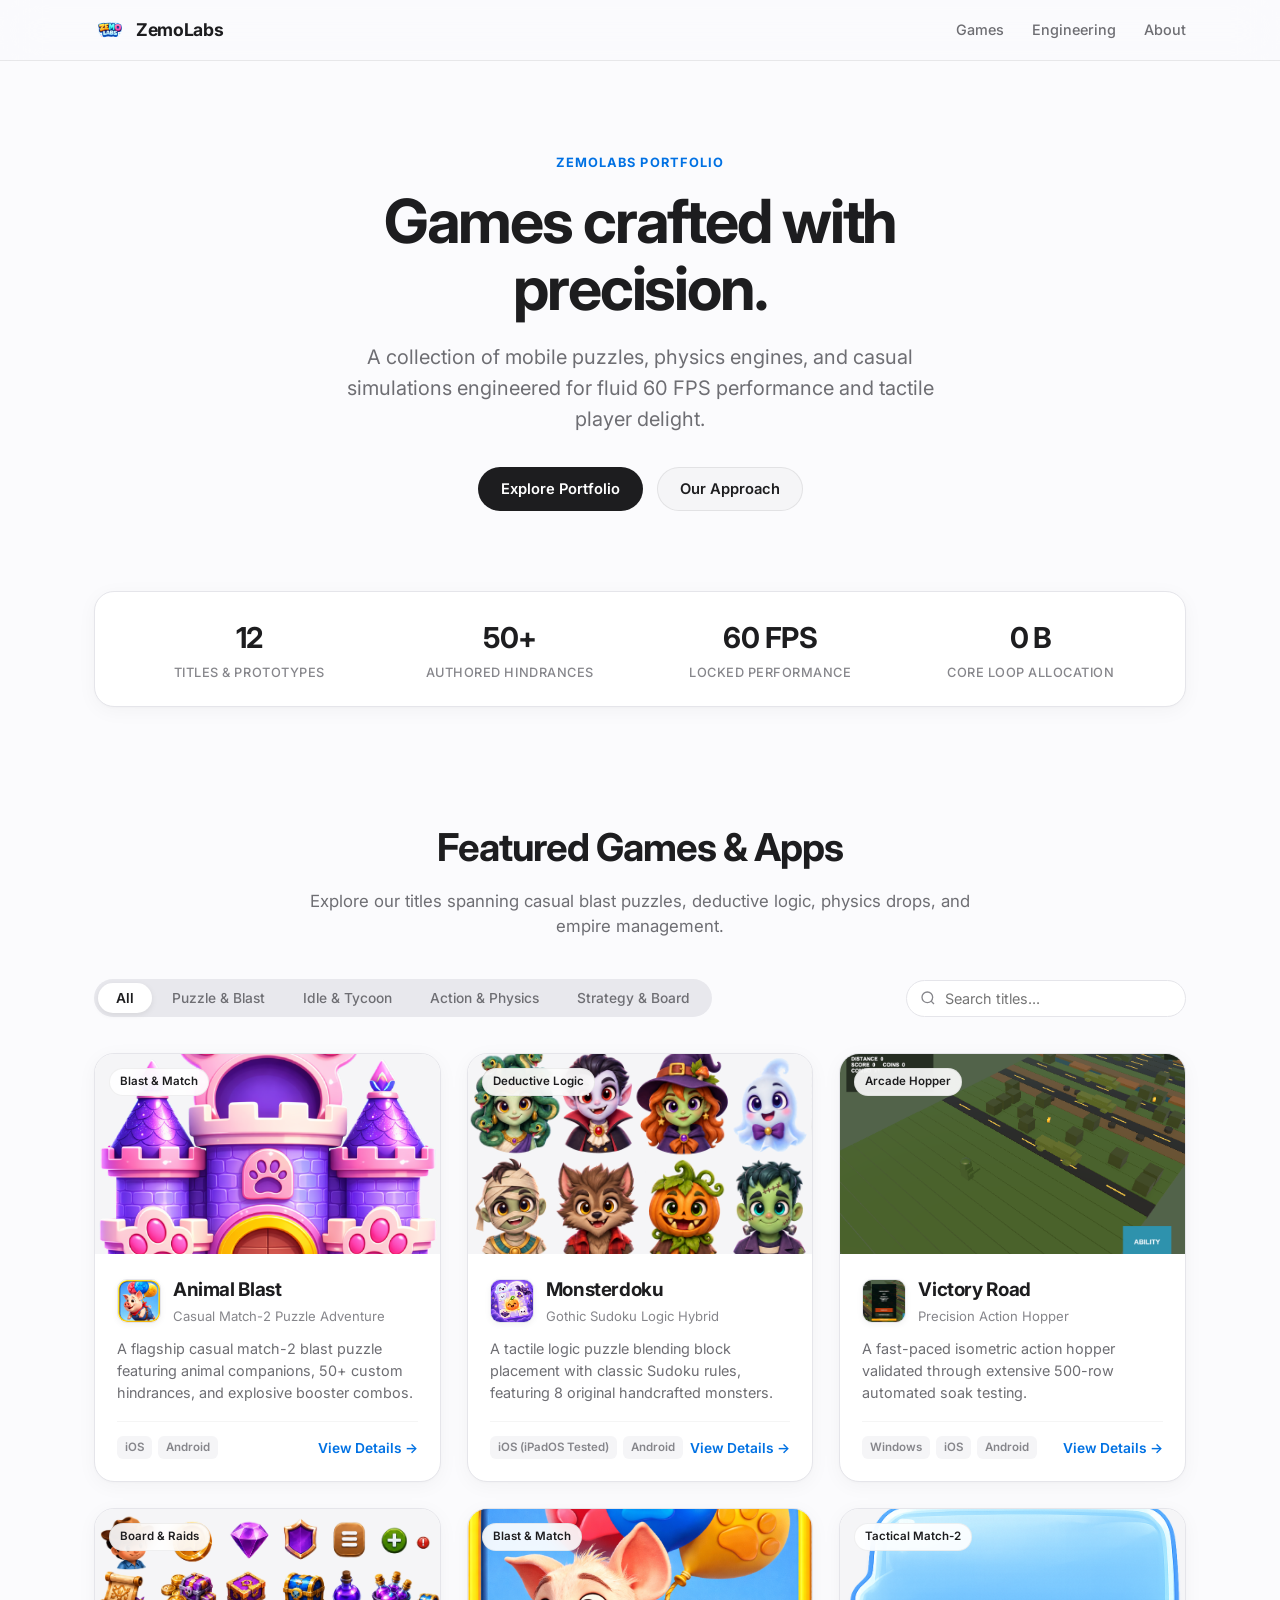
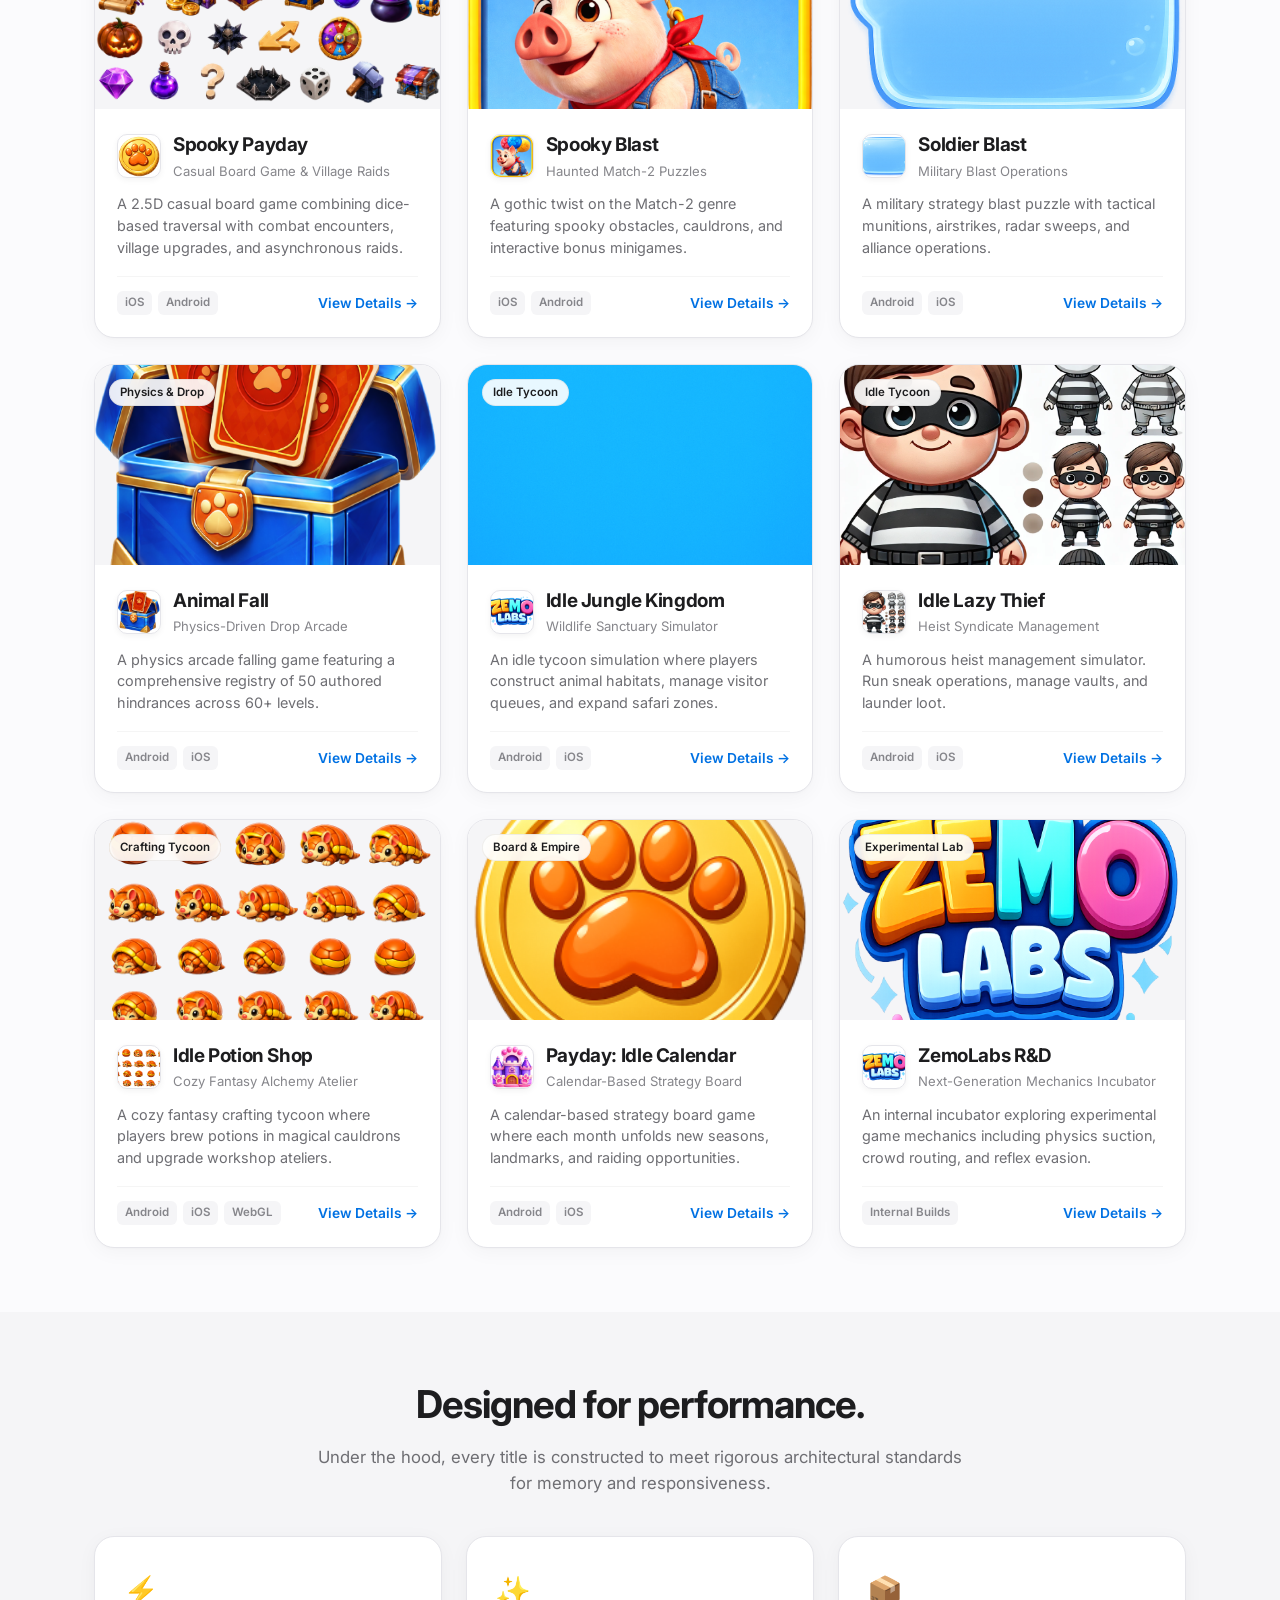
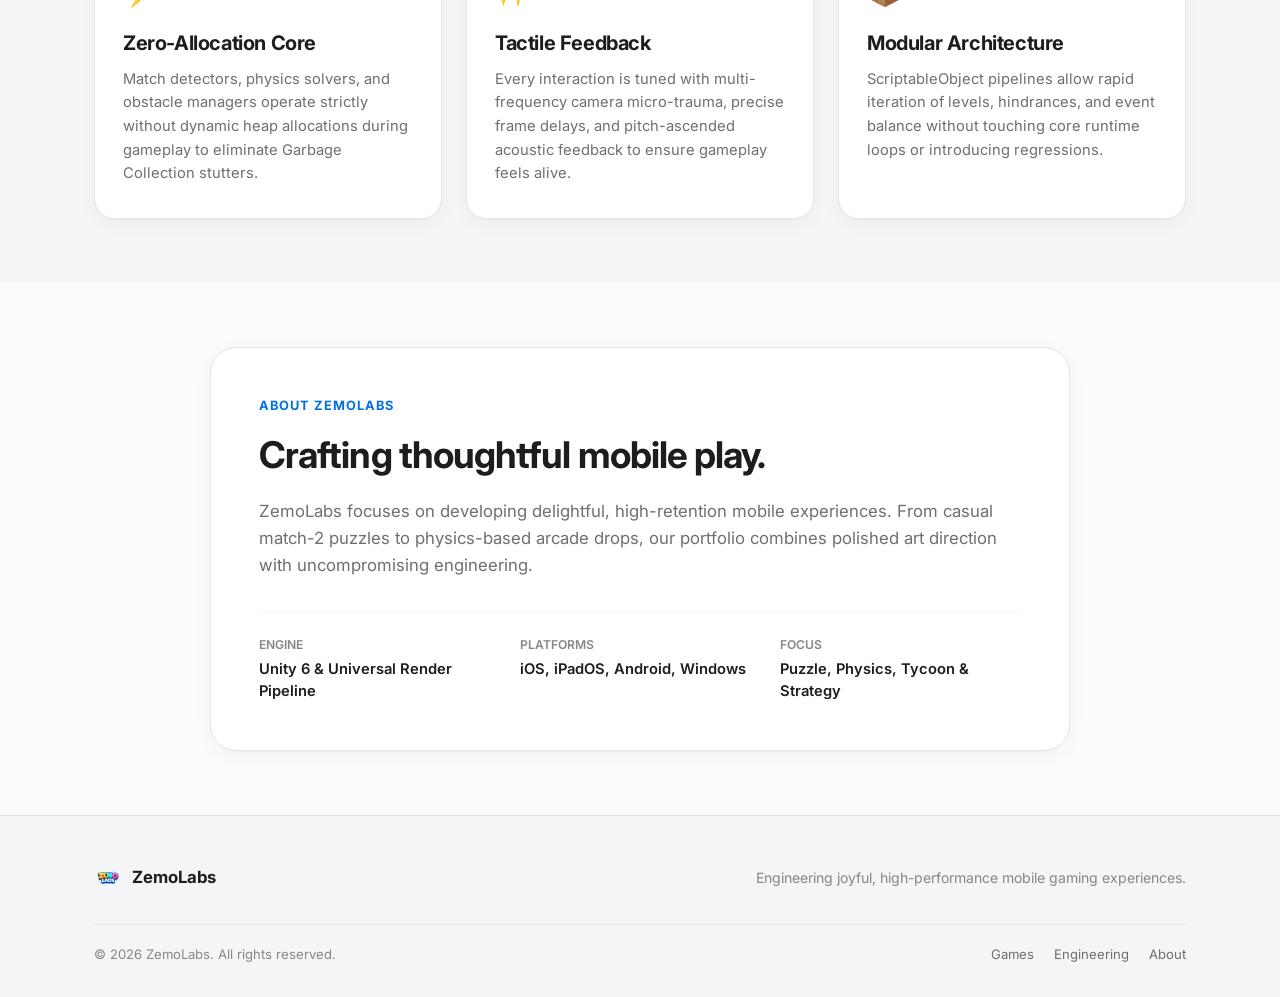
<file: index.html>
<!DOCTYPE html>
<html lang="en">
<head>
  <meta charset="UTF-8">
  <meta name="viewport" content="width=device-width, initial-scale=1.0">
  <title>ZemoLabs — Games Crafted with Precision</title>
  <meta name="description" content="Discover mobile games, physics puzzles, and idle simulations developed by ZemoLabs. Engineered with Unity 6 for peak performance and player delight.">
  <meta name="google-site-verification" content="google216d497af4de348e">
  <link rel="preconnect" href="https://fonts.googleapis.com">
  <link rel="preconnect" href="https://fonts.gstatic.com" crossorigin>
  <link href="https://fonts.googleapis.com/css2?family=Inter:wght@300;400;500;600;700;800&display=swap" rel="stylesheet">
  <link rel="stylesheet" href="styles.css">
  <link rel="icon" type="image/png" href="assets/company_logo.png">
</head>
<body>
  <!-- Navigation Header (Apple Style) -->
  <header class="navbar" id="navbar">
    <div class="nav-container">
      <a href="#" class="brand-link">
        <img src="assets/company_logo.png" alt="ZemoLabs" class="brand-logo" onerror="this.src='assets/animal_blast_logo.png'">
        <span class="brand-name">ZemoLabs</span>
      </a>

      <nav class="nav-links">
        <a href="#games" class="nav-item">Games</a>
        <a href="#philosophy" class="nav-item">Engineering</a>
        <a href="#about" class="nav-item">About</a>
      </nav>
    </div>
  </header>

  <main>
    <!-- Hero Section (Apple Minimalism) -->
    <section class="hero-section">
      <div class="container hero-container">
        <div class="hero-eyebrow">ZemoLabs Portfolio</div>
        <h1 class="hero-title">Games crafted with precision.</h1>
        <p class="hero-subtitle">
          A collection of mobile puzzles, physics engines, and casual simulations engineered for fluid 60&nbsp;FPS performance and tactile player delight.
        </p>
        <div class="hero-cta-wrap">
          <a href="#games" class="btn btn-primary">Explore Portfolio</a>
          <a href="#philosophy" class="btn btn-secondary">Our Approach</a>
        </div>
      </div>
    </section>

    <!-- Highlights Bar -->
    <section class="highlights-section">
      <div class="container">
        <div class="highlights-grid">
          <div class="highlight-item">
            <span class="highlight-number">12</span>
            <span class="highlight-label">Titles & Prototypes</span>
          </div>
          <div class="highlight-item">
            <span class="highlight-number">50+</span>
            <span class="highlight-label">Authored Hindrances</span>
          </div>
          <div class="highlight-item">
            <span class="highlight-number">60 FPS</span>
            <span class="highlight-label">Locked Performance</span>
          </div>
          <div class="highlight-item">
            <span class="highlight-number">0 B</span>
            <span class="highlight-label">Core Loop Allocation</span>
          </div>
        </div>
      </div>
    </section>

    <!-- Games Portfolio Section -->
    <section class="section games-section" id="games">
      <div class="container">
        <div class="section-header">
          <h2 class="section-title">Featured Games & Apps</h2>
          <p class="section-description">
            Explore our titles spanning casual blast puzzles, deductive logic, physics drops, and empire management.
          </p>
        </div>

        <!-- Controls: Apple Segmented Pill & Search -->
        <div class="catalog-toolbar">
          <div class="segmented-control" id="category-tabs">
            <button class="segment-btn active" data-category="all">All</button>
            <button class="segment-btn" data-category="puzzle">Puzzle & Blast</button>
            <button class="segment-btn" data-category="idle">Idle & Tycoon</button>
            <button class="segment-btn" data-category="action">Action & Physics</button>
            <button class="segment-btn" data-category="strategy">Strategy & Board</button>
          </div>

          <div class="search-wrapper">
            <svg class="search-icon" width="16" height="16" viewBox="0 0 24 24" fill="none" stroke="currentColor" stroke-width="2">
              <circle cx="11" cy="11" r="8"></circle>
              <line x1="21" y1="21" x2="16.65" y2="16.65"></line>
            </svg>
            <input type="text" id="game-search" placeholder="Search titles..." autocomplete="off">
          </div>
        </div>

        <!-- Games Grid (Injected by app.js) -->
        <div class="games-grid" id="games-grid">
          <!-- Populated by JavaScript -->
        </div>
      </div>
    </section>

    <!-- Engineering Philosophy Section (Apple Feature Grid) -->
    <section class="section philosophy-section" id="philosophy">
      <div class="container">
        <div class="section-header">
          <h2 class="section-title">Designed for performance.</h2>
          <p class="section-description">
            Under the hood, every title is constructed to meet rigorous architectural standards for memory and responsiveness.
          </p>
        </div>

        <div class="philosophy-grid">
          <div class="philosophy-card">
            <div class="philosophy-icon">⚡</div>
            <h3>Zero-Allocation Core</h3>
            <p>
              Match detectors, physics solvers, and obstacle managers operate strictly without dynamic heap allocations during gameplay to eliminate Garbage Collection stutters.
            </p>
          </div>

          <div class="philosophy-card">
            <div class="philosophy-icon">✨</div>
            <h3>Tactile Feedback</h3>
            <p>
              Every interaction is tuned with multi-frequency camera micro-trauma, precise frame delays, and pitch-ascended acoustic feedback to ensure gameplay feels alive.
            </p>
          </div>

          <div class="philosophy-card">
            <div class="philosophy-icon">📦</div>
            <h3>Modular Architecture</h3>
            <p>
              ScriptableObject pipelines allow rapid iteration of levels, hindrances, and event balance without touching core runtime loops or introducing regressions.
            </p>
          </div>
        </div>
      </div>
    </section>

    <!-- About Section -->
    <section class="section about-section" id="about">
      <div class="container">
        <div class="about-card">
          <span class="about-label">About ZemoLabs</span>
          <h2 class="about-title">Crafting thoughtful mobile play.</h2>
          <p class="about-text">
            ZemoLabs focuses on developing delightful, high-retention mobile experiences. From casual match-2 puzzles to physics-based arcade drops, our portfolio combines polished art direction with uncompromising engineering.
          </p>
          <div class="about-specs">
            <div class="spec-item">
              <span class="spec-label">Engine</span>
              <span class="spec-value">Unity 6 & Universal Render Pipeline</span>
            </div>
            <div class="spec-item">
              <span class="spec-label">Platforms</span>
              <span class="spec-value">iOS, iPadOS, Android, Windows</span>
            </div>
            <div class="spec-item">
              <span class="spec-label">Focus</span>
              <span class="spec-value">Puzzle, Physics, Tycoon & Strategy</span>
            </div>
          </div>
        </div>
      </div>
    </section>
  </main>

  <!-- Game Details Modal (Apple Sheet Style) -->
  <div class="modal-overlay" id="game-modal" aria-hidden="true" role="dialog">
    <div class="modal-sheet">
      <button class="modal-close-btn" id="modal-close" aria-label="Close dialog">&times;</button>
      <div class="modal-body" id="modal-content">
        <!-- Content injected dynamically -->
      </div>
    </div>
  </div>

  <!-- Footer (Apple Style Minimal) -->
  <footer class="footer">
    <div class="container footer-container">
      <div class="footer-top">
        <div class="footer-brand">
          <img src="assets/company_logo.png" alt="ZemoLabs" class="footer-logo" onerror="this.src='assets/animal_blast_logo.png'">
          <span class="footer-name">ZemoLabs</span>
        </div>
        <p class="footer-tagline">
          Engineering joyful, high-performance mobile gaming experiences.
        </p>
      </div>

      <div class="footer-bottom">
        <p class="copyright">&copy; 2026 ZemoLabs. All rights reserved.</p>
        <div class="footer-links">
          <a href="#games">Games</a>
          <a href="#philosophy">Engineering</a>
          <a href="#about">About</a>
        </div>
      </div>
    </div>
  </footer>

  <script src="app.js"></script>
</body>
</html>
</file>
<file: styles.css>
/* ==========================================================================
   ZemoLabs Studio — Apple Style Minimal Light Theme
   Clean, Elegant, Spacious, and High-Performance
   ========================================================================== */

:root {
  --bg-body: #fbfbfd;
  --bg-card: #ffffff;
  --bg-secondary: #f5f5f7;
  --bg-hover: #f0f0f2;
  --bg-segmented: #e8e8ed;

  --text-primary: #1d1d1f;
  --text-secondary: #6e6e73;
  --text-tertiary: #86868b;
  --text-link: #0071e3;
  --text-link-hover: #0077ed;

  --accent-blue: #0071e3;
  --accent-blue-tint: rgba(0, 113, 227, 0.08);

  --border-subtle: rgba(0, 0, 0, 0.08);
  --border-card: #e5e5ea;
  --border-light: rgba(0, 0, 0, 0.04);

  --font-family: 'Inter', -apple-system, BlinkMacSystemFont, 'SF Pro Text', 'SF Pro Icons', 'Helvetica Neue', Helvetica, Arial, sans-serif;

  --radius-xs: 6px;
  --radius-sm: 10px;
  --radius-md: 14px;
  --radius-lg: 20px;
  --radius-xl: 26px;
  --radius-pill: 980px;

  --shadow-card: 0 4px 20px rgba(0, 0, 0, 0.04), 0 1px 3px rgba(0, 0, 0, 0.02);
  --shadow-card-hover: 0 14px 34px rgba(0, 0, 0, 0.08), 0 2px 6px rgba(0, 0, 0, 0.03);
  --shadow-modal: 0 30px 80px rgba(0, 0, 0, 0.18), 0 4px 16px rgba(0, 0, 0, 0.06);

  --transition: all 0.22s cubic-bezier(0.16, 1, 0.3, 1);
}

/* Reset */
*, *::before, *::after {
  box-sizing: border-box;
  margin: 0;
  padding: 0;
}

html {
  scroll-behavior: smooth;
  font-size: 16px;
  background-color: var(--bg-body);
}

body {
  font-family: var(--font-family);
  background-color: var(--bg-body);
  color: var(--text-primary);
  line-height: 1.5;
  -webkit-font-smoothing: antialiased;
  -moz-osx-font-smoothing: grayscale;
  overflow-x: hidden;
}

.container {
  width: 100%;
  max-width: 1140px;
  margin: 0 auto;
  padding: 0 24px;
}

/* ==========================================================================
   Navigation Bar (Apple Style Frosted Glass)
   ========================================================================== */
.navbar {
  position: sticky;
  top: 0;
  z-index: 100;
  background: rgba(251, 251, 253, 0.8);
  backdrop-filter: saturate(180%) blur(20px);
  -webkit-backdrop-filter: saturate(180%) blur(20px);
  border-bottom: 1px solid var(--border-subtle);
  transition: var(--transition);
}

.nav-container {
  display: flex;
  align-items: center;
  justify-content: space-between;
  height: 60px;
  max-width: 1140px;
  margin: 0 auto;
  padding: 0 24px;
}

.brand-link {
  display: flex;
  align-items: center;
  gap: 10px;
  text-decoration: none;
  color: var(--text-primary);
}

.brand-logo {
  width: 32px;
  height: 32px;
  border-radius: 8px;
  object-fit: contain;
}

.brand-name {
  font-size: 1.1rem;
  font-weight: 700;
  letter-spacing: -0.02em;
  color: var(--text-primary);
}

.nav-links {
  display: flex;
  align-items: center;
  gap: 28px;
}

.nav-item {
  text-decoration: none;
  color: var(--text-secondary);
  font-size: 0.9rem;
  font-weight: 500;
  transition: color 0.15s ease;
}

.nav-item:hover {
  color: var(--text-primary);
}

/* ==========================================================================
   Hero Section
   ========================================================================== */
.hero-section {
  padding: 88px 0 64px;
  text-align: center;
}

.hero-container {
  max-width: 780px;
}

.hero-eyebrow {
  display: inline-block;
  font-size: 0.8rem;
  font-weight: 700;
  letter-spacing: 0.08em;
  text-transform: uppercase;
  color: var(--accent-blue);
  margin-bottom: 16px;
}

.hero-title {
  font-size: clamp(2.4rem, 5.5vw, 3.8rem);
  font-weight: 700;
  letter-spacing: -0.035em;
  color: var(--text-primary);
  line-height: 1.1;
  margin-bottom: 20px;
}

.hero-subtitle {
  font-size: clamp(1.05rem, 2vw, 1.25rem);
  color: var(--text-secondary);
  font-weight: 400;
  line-height: 1.55;
  margin: 0 auto 32px;
  max-width: 640px;
}

.hero-cta-wrap {
  display: flex;
  align-items: center;
  justify-content: center;
  gap: 14px;
}

.btn {
  display: inline-flex;
  align-items: center;
  justify-content: center;
  padding: 10px 22px;
  font-size: 0.92rem;
  font-weight: 600;
  border-radius: var(--radius-pill);
  text-decoration: none;
  cursor: pointer;
  border: 1px solid transparent;
  transition: var(--transition);
}

.btn-primary {
  background-color: var(--text-primary);
  color: #ffffff;
}

.btn-primary:hover {
  background-color: #333336;
  transform: translateY(-1px);
}

.btn-secondary {
  background-color: var(--bg-secondary);
  color: var(--text-primary);
  border-color: var(--border-subtle);
}

.btn-secondary:hover {
  background-color: var(--bg-hover);
  transform: translateY(-1px);
}

/* ==========================================================================
   Highlights Bar
   ========================================================================== */
.highlights-section {
  padding: 16px 0 48px;
}

.highlights-grid {
  display: grid;
  grid-template-columns: repeat(4, 1fr);
  gap: 16px;
  background: var(--bg-card);
  border: 1px solid var(--border-card);
  border-radius: var(--radius-lg);
  padding: 24px 32px;
  box-shadow: var(--shadow-card);
}

.highlight-item {
  display: flex;
  flex-direction: column;
  align-items: center;
  text-align: center;
}

.highlight-number {
  font-size: 1.8rem;
  font-weight: 700;
  color: var(--text-primary);
  letter-spacing: -0.02em;
  margin-bottom: 4px;
}

.highlight-label {
  font-size: 0.8rem;
  font-weight: 500;
  color: var(--text-tertiary);
  text-transform: uppercase;
  letter-spacing: 0.04em;
}

/* ==========================================================================
   Section Headers
   ========================================================================== */
.section {
  padding: 64px 0;
}

.section-header {
  text-align: center;
  max-width: 660px;
  margin: 0 auto 40px;
}

.section-title {
  font-size: clamp(1.8rem, 3.5vw, 2.4rem);
  font-weight: 700;
  letter-spacing: -0.025em;
  color: var(--text-primary);
  margin-bottom: 12px;
}

.section-description {
  font-size: 1.05rem;
  color: var(--text-secondary);
  line-height: 1.5;
}

/* ==========================================================================
   Catalog Controls (Segmented Control + Search)
   ========================================================================== */
.catalog-toolbar {
  display: flex;
  align-items: center;
  justify-content: space-between;
  gap: 16px;
  margin-bottom: 36px;
  flex-wrap: wrap;
}

.segmented-control {
  display: inline-flex;
  background: var(--bg-segmented);
  padding: 4px;
  border-radius: var(--radius-pill);
  gap: 2px;
}

.segment-btn {
  background: transparent;
  border: none;
  font-family: inherit;
  font-size: 0.86rem;
  font-weight: 500;
  color: var(--text-secondary);
  padding: 7px 18px;
  border-radius: var(--radius-pill);
  cursor: pointer;
  transition: var(--transition);
}

.segment-btn:hover {
  color: var(--text-primary);
}

.segment-btn.active {
  background: #ffffff;
  color: var(--text-primary);
  font-weight: 600;
  box-shadow: 0 2px 6px rgba(0, 0, 0, 0.08);
}

.search-wrapper {
  position: relative;
  min-width: 240px;
}

.search-icon {
  position: absolute;
  left: 14px;
  top: 50%;
  transform: translateY(-50%);
  color: var(--text-tertiary);
  pointer-events: none;
}

.search-wrapper input {
  width: 100%;
  padding: 9px 16px 9px 38px;
  font-size: 0.9rem;
  font-family: inherit;
  color: var(--text-primary);
  background: #ffffff;
  border: 1px solid var(--border-card);
  border-radius: var(--radius-pill);
  outline: none;
  transition: border-color 0.15s ease, box-shadow 0.15s ease;
}

.search-wrapper input:focus {
  border-color: var(--accent-blue);
  box-shadow: 0 0 0 3px var(--accent-blue-tint);
}

/* ==========================================================================
   Games Grid & Cards (Apple Product Card Style)
   ========================================================================== */
.games-grid {
  display: grid;
  grid-template-columns: repeat(auto-fill, minmax(330px, 1fr));
  gap: 26px;
}

.game-card {
  background: var(--bg-card);
  border: 1px solid var(--border-card);
  border-radius: var(--radius-lg);
  overflow: hidden;
  box-shadow: var(--shadow-card);
  display: flex;
  flex-direction: column;
  transition: var(--transition);
  cursor: pointer;
}

.game-card:hover {
  transform: translateY(-4px);
  box-shadow: var(--shadow-card-hover);
  border-color: rgba(0, 0, 0, 0.12);
}

.card-media {
  height: 200px;
  background: var(--bg-secondary);
  position: relative;
  overflow: hidden;
  display: flex;
  align-items: center;
  justify-content: center;
}

.card-media img {
  width: 100%;
  height: 100%;
  object-fit: cover;
  transition: transform 0.35s ease;
}

.game-card:hover .card-media img {
  transform: scale(1.03);
}

.card-media-fallback {
  font-size: 3.5rem;
}

.card-category-tag {
  position: absolute;
  top: 14px;
  left: 14px;
  background: rgba(255, 255, 255, 0.9);
  backdrop-filter: blur(8px);
  color: var(--text-primary);
  font-size: 0.72rem;
  font-weight: 600;
  padding: 4px 10px;
  border-radius: var(--radius-pill);
  border: 1px solid rgba(0, 0, 0, 0.06);
}

.card-body {
  padding: 22px;
  display: flex;
  flex-direction: column;
  flex: 1;
}

.card-header-row {
  display: flex;
  align-items: center;
  gap: 12px;
  margin-bottom: 12px;
}

.card-icon {
  width: 44px;
  height: 44px;
  border-radius: 10px;
  object-fit: cover;
  border: 1px solid var(--border-card);
  box-shadow: 0 2px 6px rgba(0, 0, 0, 0.05);
  flex-shrink: 0;
}

.card-title-group {
  flex: 1;
  min-width: 0;
}

.card-title {
  font-size: 1.18rem;
  font-weight: 700;
  letter-spacing: -0.02em;
  color: var(--text-primary);
  margin-bottom: 2px;
}

.card-tagline {
  font-size: 0.82rem;
  color: var(--text-tertiary);
  white-space: nowrap;
  overflow: hidden;
  text-overflow: ellipsis;
}

.card-description {
  font-size: 0.9rem;
  color: var(--text-secondary);
  line-height: 1.5;
  margin-bottom: 18px;
  flex: 1;
}

.card-footer {
  display: flex;
  align-items: center;
  justify-content: space-between;
  padding-top: 14px;
  border-top: 1px solid var(--border-light);
  margin-top: auto;
}

.platform-pills {
  display: flex;
  gap: 6px;
}

.platform-pill {
  font-size: 0.72rem;
  font-weight: 600;
  color: var(--text-tertiary);
  background: var(--bg-secondary);
  padding: 3px 8px;
  border-radius: var(--radius-xs);
}

.card-link {
  font-size: 0.86rem;
  font-weight: 600;
  color: var(--text-link);
  display: inline-flex;
  align-items: center;
  gap: 4px;
  transition: color 0.15s ease;
}

.game-card:hover .card-link {
  color: var(--text-link-hover);
}

/* Empty state */
.no-results {
  grid-column: 1 / -1;
  text-align: center;
  padding: 60px 20px;
  color: var(--text-secondary);
}

/* ==========================================================================
   Engineering Philosophy (Apple 3-Column Feature Cards)
   ========================================================================== */
.philosophy-section {
  background: var(--bg-secondary);
}

.philosophy-grid {
  display: grid;
  grid-template-columns: repeat(3, 1fr);
  gap: 24px;
}

.philosophy-card {
  background: var(--bg-card);
  border: 1px solid var(--border-card);
  border-radius: var(--radius-lg);
  padding: 32px 28px;
  box-shadow: var(--shadow-card);
  transition: var(--transition);
}

.philosophy-card:hover {
  transform: translateY(-2px);
  box-shadow: var(--shadow-card-hover);
}

.philosophy-icon {
  font-size: 1.8rem;
  margin-bottom: 16px;
}

.philosophy-card h3 {
  font-size: 1.25rem;
  font-weight: 700;
  letter-spacing: -0.02em;
  margin-bottom: 10px;
  color: var(--text-primary);
}

.philosophy-card p {
  font-size: 0.92rem;
  color: var(--text-secondary);
  line-height: 1.6;
}

/* ==========================================================================
   About Section
   ========================================================================== */
.about-card {
  background: var(--bg-card);
  border: 1px solid var(--border-card);
  border-radius: var(--radius-xl);
  padding: 48px;
  box-shadow: var(--shadow-card);
  max-width: 860px;
  margin: 0 auto;
}

.about-label {
  font-size: 0.8rem;
  font-weight: 700;
  text-transform: uppercase;
  letter-spacing: 0.08em;
  color: var(--accent-blue);
  display: block;
  margin-bottom: 12px;
}

.about-title {
  font-size: clamp(1.8rem, 3vw, 2.3rem);
  font-weight: 700;
  letter-spacing: -0.025em;
  margin-bottom: 16px;
  color: var(--text-primary);
}

.about-text {
  font-size: 1.05rem;
  color: var(--text-secondary);
  line-height: 1.6;
  margin-bottom: 32px;
}

.about-specs {
  display: grid;
  grid-template-columns: repeat(3, 1fr);
  gap: 20px;
  padding-top: 24px;
  border-top: 1px solid var(--border-light);
}

.spec-item {
  display: flex;
  flex-direction: column;
}

.spec-label {
  font-size: 0.76rem;
  font-weight: 600;
  text-transform: uppercase;
  color: var(--text-tertiary);
  margin-bottom: 4px;
}

.spec-value {
  font-size: 0.92rem;
  font-weight: 600;
  color: var(--text-primary);
}

/* ==========================================================================
   Modal (Apple Sheet Style)
   ========================================================================== */
.modal-overlay {
  position: fixed;
  top: 0;
  left: 0;
  width: 100vw;
  height: 100vh;
  background: rgba(0, 0, 0, 0.45);
  backdrop-filter: blur(12px);
  -webkit-backdrop-filter: blur(12px);
  z-index: 1000;
  display: none;
  align-items: center;
  justify-content: center;
  padding: 24px;
  opacity: 0;
  transition: opacity 0.2s ease;
}

.modal-overlay.open {
  display: flex;
  opacity: 1;
}

.modal-sheet {
  background: #ffffff;
  border-radius: var(--radius-xl);
  max-width: 720px;
  width: 100%;
  max-height: 88vh;
  overflow-y: auto;
  position: relative;
  box-shadow: var(--shadow-modal);
  border: 1px solid var(--border-card);
  animation: sheet-in 0.28s cubic-bezier(0.16, 1, 0.3, 1);
}

@keyframes sheet-in {
  0% { transform: translateY(20px) scale(0.97); }
  100% { transform: translateY(0) scale(1); }
}

.modal-close-btn {
  position: absolute;
  top: 20px;
  right: 20px;
  width: 32px;
  height: 32px;
  border-radius: 50%;
  background: var(--bg-secondary);
  border: none;
  font-size: 1.3rem;
  color: var(--text-secondary);
  cursor: pointer;
  display: flex;
  align-items: center;
  justify-content: center;
  transition: var(--transition);
  z-index: 10;
}

.modal-close-btn:hover {
  background: var(--bg-hover);
  color: var(--text-primary);
}

.modal-body {
  padding: 36px;
}

.modal-banner {
  height: 220px;
  border-radius: var(--radius-md);
  overflow: hidden;
  background: var(--bg-secondary);
  margin-bottom: 24px;
}

.modal-banner img {
  width: 100%;
  height: 100%;
  object-fit: cover;
}

.modal-header-row {
  display: flex;
  align-items: center;
  gap: 16px;
  margin-bottom: 18px;
}

.modal-header-icon {
  width: 56px;
  height: 56px;
  border-radius: 12px;
  object-fit: cover;
  border: 1px solid var(--border-card);
}

.modal-title {
  font-size: 1.6rem;
  font-weight: 700;
  letter-spacing: -0.02em;
  color: var(--text-primary);
}

.modal-tagline {
  font-size: 0.95rem;
  color: var(--text-secondary);
}

.modal-meta-grid {
  display: grid;
  grid-template-columns: repeat(3, 1fr);
  gap: 12px;
  background: var(--bg-secondary);
  padding: 16px;
  border-radius: var(--radius-md);
  margin-bottom: 24px;
}

.modal-meta-item span:first-child {
  font-size: 0.72rem;
  font-weight: 600;
  text-transform: uppercase;
  color: var(--text-tertiary);
  display: block;
  margin-bottom: 2px;
}

.modal-meta-item span:last-child {
  font-size: 0.9rem;
  font-weight: 600;
  color: var(--text-primary);
}

.modal-section-heading {
  font-size: 1.05rem;
  font-weight: 700;
  color: var(--text-primary);
  margin-bottom: 10px;
}

.modal-paragraph {
  font-size: 0.95rem;
  color: var(--text-secondary);
  line-height: 1.6;
  margin-bottom: 24px;
}

.modal-features {
  list-style: none;
  display: flex;
  flex-direction: column;
  gap: 10px;
  margin-bottom: 28px;
}

.modal-features li {
  font-size: 0.92rem;
  color: var(--text-primary);
  padding-left: 22px;
  position: relative;
  line-height: 1.5;
}

.modal-features li::before {
  content: "•";
  position: absolute;
  left: 6px;
  color: var(--accent-blue);
  font-size: 1.1rem;
}

/* ==========================================================================
   Footer (Apple Minimal)
   ========================================================================== */
.footer {
  background: #f5f5f7;
  border-top: 1px solid var(--border-subtle);
  padding: 48px 0 32px;
}

.footer-top {
  display: flex;
  align-items: center;
  justify-content: space-between;
  margin-bottom: 32px;
  flex-wrap: wrap;
  gap: 16px;
}

.footer-brand {
  display: flex;
  align-items: center;
  gap: 10px;
}

.footer-logo {
  width: 28px;
  height: 28px;
  border-radius: 6px;
  object-fit: contain;
}

.footer-name {
  font-size: 1.05rem;
  font-weight: 700;
  color: var(--text-primary);
}

.footer-tagline {
  font-size: 0.88rem;
  color: var(--text-tertiary);
}

.footer-bottom {
  display: flex;
  align-items: center;
  justify-content: space-between;
  padding-top: 20px;
  border-top: 1px solid rgba(0, 0, 0, 0.06);
  font-size: 0.82rem;
  color: var(--text-tertiary);
  flex-wrap: wrap;
  gap: 12px;
}

.footer-links {
  display: flex;
  gap: 20px;
}

.footer-links a {
  color: var(--text-secondary);
  text-decoration: none;
  transition: color 0.15s ease;
}

.footer-links a:hover {
  color: var(--text-primary);
}

/* ==========================================================================
   Responsive
   ========================================================================== */
@media (max-width: 900px) {
  .highlights-grid {
    grid-template-columns: repeat(2, 1fr);
    gap: 20px;
  }
  .philosophy-grid {
    grid-template-columns: 1fr;
  }
  .about-specs {
    grid-template-columns: 1fr;
  }
  .about-card {
    padding: 32px 24px;
  }
}

@media (max-width: 640px) {
  .highlights-grid {
    grid-template-columns: 1fr;
  }
  .catalog-toolbar {
    flex-direction: column;
    align-items: stretch;
  }
  .search-wrapper {
    width: 100%;
  }
  .segmented-control {
    overflow-x: auto;
    width: 100%;
  }
  .games-grid {
    grid-template-columns: 1fr;
  }
  .modal-meta-grid {
    grid-template-columns: 1fr;
  }
  .modal-body {
    padding: 24px;
  }
}
</file>
